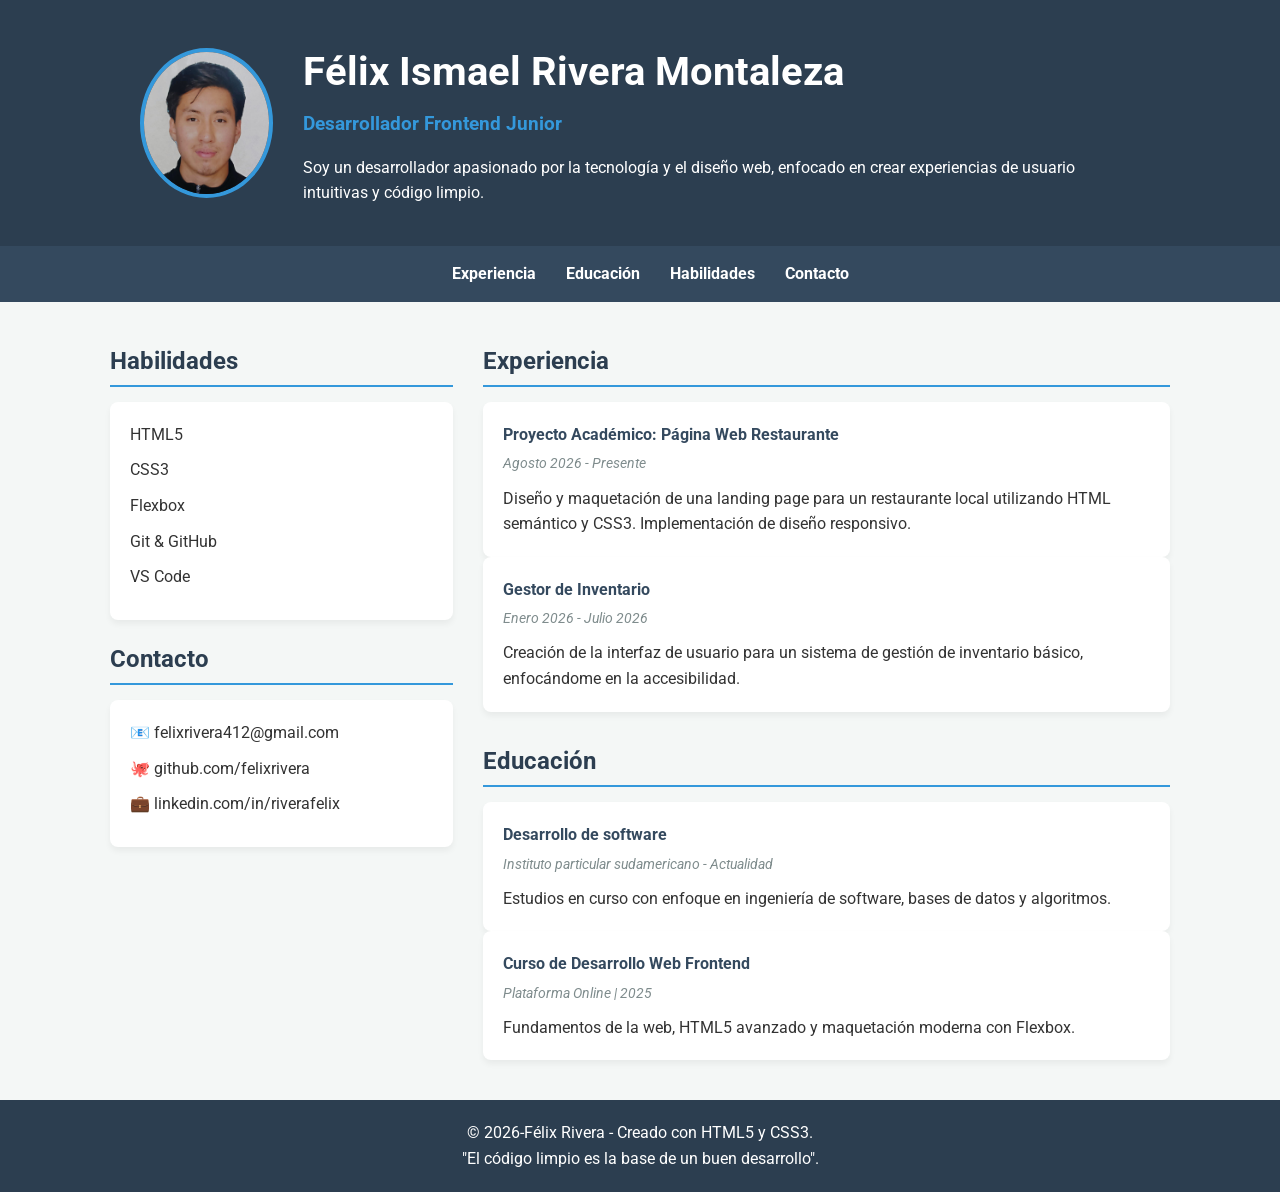
<file: index.html>
<!DOCTYPE html>
<html lang="es">
<head>
    <meta charset="UTF-8">
    <meta name="viewport" content="width=device-width, initial-scale=1.0">
    <title>Mi CV Profesional</title>
    <link rel="stylesheet" href="style.css">
    <!-- Importando fuente de Google Fonts -->
    <link href="https://fonts.googleapis.com/css2?family=Roboto:wght@300;400;700&display=swap" rel="stylesheet">
</head>
<body>

    <!-- Encabezado y Perfil -->
    <header>
        <div class="header-content">
            <img src="imagen/foto.png" alt="Mi foto de perfil" class="profile-img">
            <div class="profile-info">
                <h1>Félix Ismael Rivera Montaleza</h1>
                <h2>Desarrollador Frontend Junior</h2>
                <p>Soy un desarrollador apasionado por la tecnología y el diseño web, enfocado en crear experiencias de usuario intuitivas y código limpio.</p>
            </div>
        </div>
    </header>

    <!-- Menú de secciones -->
    <nav>
        <ul>
            <li><a href="#experiencia">Experiencia</a></li>
            <li><a href="#educacion">Educación</a></li>
            <li><a href="#habilidades">Habilidades</a></li>
            <li><a href="#contacto">Contacto</a></li>
        </ul>
    </nav>

    <!-- Contenido central dividido en columnas -->
    <main>
        <div class="cv-container">
            
            <!-- Columna Izquierda (Habilidades y Contacto) -->
            <aside class="left-column">
                <section id="habilidades">
                    <h3>Habilidades</h3>
                    <article>
                        <ul>
                            <li>HTML5</li>
                            <li>CSS3</li>
                            <li>Flexbox</li>
                            <li>Git & GitHub</li>
                            <li>VS Code</li>
                        </ul>
                    </article>
                </section>

                <section id="contacto">
                    <h3>Contacto</h3>
                    <article>
                        <ul>
                            <li>📧 felixrivera412@gmail.com</li>
                            <li>🐙 github.com/felixrivera</li>
                            <li>💼 linkedin.com/in/riverafelix</li>
                        </ul>
                    </article>
                </section>
            </aside>

            <!-- Columna Derecha (Experiencia y Educación) -->
            <section class="right-column">
                <section id="experiencia">
                    <h3>Experiencia</h3>
                    <article class="card">
                        <h4>Proyecto Académico: Página Web Restaurante</h4>
                        <p class="date">Agosto 2026 - Presente</p>
                        <p>Diseño y maquetación de una landing page para un restaurante local utilizando HTML semántico y CSS3. Implementación de diseño responsivo.</p>
                    </article>
                    <article class="card">
                        <h4>Gestor de Inventario</h4>
                        <p class="date">Enero 2026 - Julio 2026</p>
                        <p>Creación de la interfaz de usuario para un sistema de gestión de inventario básico, enfocándome en la accesibilidad.</p>
                    </article>
                </section>

                <section id="educacion">
                    <h3>Educación</h3>
                    <article class="card">
                        <h4>Desarrollo de software</h4>
                        <p class="date">Instituto particular sudamericano - Actualidad</p>
                        <p>Estudios en curso con enfoque en ingeniería de software, bases de datos y algoritmos.</p>
                    </article>
                    <article class="card">
                        <h4>Curso de Desarrollo Web Frontend</h4>
                        <p class="date">Plataforma Online | 2025</p>
                        <p>Fundamentos de la web, HTML5 avanzado y maquetación moderna con Flexbox.</p>
                    </article>
                </section>
            </section>

        </div>
    </main>

    <!-- Contacto y cierre -->
    <footer>
        <p>© 2026-Félix Rivera - Creado con HTML5 y CSS3. <br> "El código limpio es la base de un buen desarrollo".</p>
    </footer>

</body>
</html>
</file>
<file: style.css>
/* Variables CSS para paleta de colores coherente */
:root {
    --primary-color: #2c3e50;
    --secondary-color: #34495e;
    --accent-color: #3498db;
    --bg-color: #f4f7f6;
    --text-color: #333333;
    --white: #ffffff;
}

/* Reseteo básico y tipografía */
* {
    margin: 0;
    padding: 0;
    box-sizing: border-box;
}

body {
    font-family: 'Roboto', sans-serif;
    background-color: var(--bg-color);
    color: var(--text-color);
    line-height: 1.6;
}

/* Header - Uso de Flexbox */
header {
    background-color: var(--primary-color);
    color: var(--white);
    padding: 40px 20px;
}

.header-content {
    display: flex;
    flex-direction: row;
    align-items: center;
    justify-content: center;
    gap: 30px;
    max-width: 1000px;
    margin: 0 auto;
}

.profile-img {
    width: 150px;
    height: 150px;
    border-radius: 50%;
    object-fit: cover;
    border: 4px solid var(--accent-color);
}

.profile-info h1 {
    font-size: 2.5rem;
    margin-bottom: 5px;
}

.profile-info h2 {
    font-size: 1.2rem;
    color: var(--accent-color);
    margin-bottom: 15px;
}

/* Navegación */
nav {
    background-color: var(--secondary-color);
    padding: 15px 0;
}

nav ul {
    display: flex;
    justify-content: center;
    gap: 30px;
    list-style: none;
}

nav a {
    color: var(--white);
    text-decoration: none;
    font-weight: bold;
    transition: color 0.3s ease;
}

nav a:hover {
    color: var(--accent-color);
}

/* Contenedor Principal en 2 Columnas - Flexbox */
main {
    max-width: 1100px;
    margin: 40px auto;
    padding: 0 20px;
}

.cv-container {
    display: flex;
    flex-direction: row; /* Divide el contenido en columnas */
    gap: 30px;
    align-items: flex-start;
}

/* Estilos de Columnas */
.left-column {
    flex: 1; /* Ocupa 1 fracción del espacio */
    display: flex;
    flex-direction: column;
    gap: 20px;
}

.right-column {
    flex: 2; /* Ocupa el doble de espacio que la izquierda */
    display: flex;
    flex-direction: column;
    gap: 30px;
}

/* Secciones y Tarjetas */
section h3 {
    color: var(--primary-color);
    border-bottom: 2px solid var(--accent-color);
    padding-bottom: 5px;
    margin-bottom: 15px;
    font-size: 1.5rem;
}

.card, .left-column article {
    background-color: var(--white);
    padding: 20px;
    border-radius: 8px;
    box-shadow: 0 4px 6px rgba(0,0,0,0.05);
}

.card h4 {
    color: var(--secondary-color);
    margin-bottom: 5px;
}

.date {
    font-size: 0.9rem;
    color: #7f8c8d;
    font-style: italic;
    margin-bottom: 10px;
}

ul {
    padding-left: 20px;
}

.left-column ul {
    list-style-type: none;
    padding-left: 0;
}

.left-column li {
    margin-bottom: 10px;
}

/* Footer */
footer {
    background-color: var(--primary-color);
    color: var(--white);
    text-align: center;
    padding: 20px;
    margin-top: 40px;
}
</file>
<file: style.css.css>
/* Variables CSS para paleta de colores coherente */
:root {
    --primary-color: #2c3e50;
    --secondary-color: #34495e;
    --accent-color: #3498db;
    --bg-color: #f4f7f6;
    --text-color: #333333;
    --white: #ffffff;
}

/* Reseteo básico y tipografía */
* {
    margin: 0;
    padding: 0;
    box-sizing: border-box;
}

body {
    font-family: 'Roboto', sans-serif;
    background-color: var(--bg-color);
    color: var(--text-color);
    line-height: 1.6;
}

/* Header - Uso de Flexbox */
header {
    background-color: var(--primary-color);
    color: var(--white);
    padding: 40px 20px;
}

.header-content {
    display: flex;
    flex-direction: row;
    align-items: center;
    justify-content: center;
    gap: 30px;
    max-width: 1000px;
    margin: 0 auto;
}

.profile-img {
    width: 150px;
    height: 150px;
    border-radius: 50%;
    object-fit: cover;
    border: 4px solid var(--accent-color);
}

.profile-info h1 {
    font-size: 2.5rem;
    margin-bottom: 5px;
}

.profile-info h2 {
    font-size: 1.2rem;
    color: var(--accent-color);
    margin-bottom: 15px;
}

/* Navegación */
nav {
    background-color: var(--secondary-color);
    padding: 15px 0;
}

nav ul {
    display: flex;
    justify-content: center;
    gap: 30px;
    list-style: none;
}

nav a {
    color: var(--white);
    text-decoration: none;
    font-weight: bold;
    transition: color 0.3s ease;
}

nav a:hover {
    color: var(--accent-color);
}

/* Contenedor Principal en 2 Columnas - Flexbox */
main {
    max-width: 1100px;
    margin: 40px auto;
    padding: 0 20px;
}

.cv-container {
    display: flex;
    flex-direction: row; /* Divide el contenido en columnas */
    gap: 30px;
    align-items: flex-start;
}

/* Estilos de Columnas */
.left-column {
    flex: 1; /* Ocupa 1 fracción del espacio */
    display: flex;
    flex-direction: column;
    gap: 20px;
}

.right-column {
    flex: 2; /* Ocupa el doble de espacio que la izquierda */
    display: flex;
    flex-direction: column;
    gap: 30px;
}

/* Secciones y Tarjetas */
section h3 {
    color: var(--primary-color);
    border-bottom: 2px solid var(--accent-color);
    padding-bottom: 5px;
    margin-bottom: 15px;
    font-size: 1.5rem;
}

.card, .left-column article {
    background-color: var(--white);
    padding: 20px;
    border-radius: 8px;
    box-shadow: 0 4px 6px rgba(0,0,0,0.05);
}

.card h4 {
    color: var(--secondary-color);
    margin-bottom: 5px;
}

.date {
    font-size: 0.9rem;
    color: #7f8c8d;
    font-style: italic;
    margin-bottom: 10px;
}

ul {
    padding-left: 20px;
}

.left-column ul {
    list-style-type: none;
    padding-left: 0;
}

.left-column li {
    margin-bottom: 10px;
}

/* Footer */
footer {
    background-color: var(--primary-color);
    color: var(--white);
    text-align: center;
    padding: 20px;
    margin-top: 40px;
}
</file>
